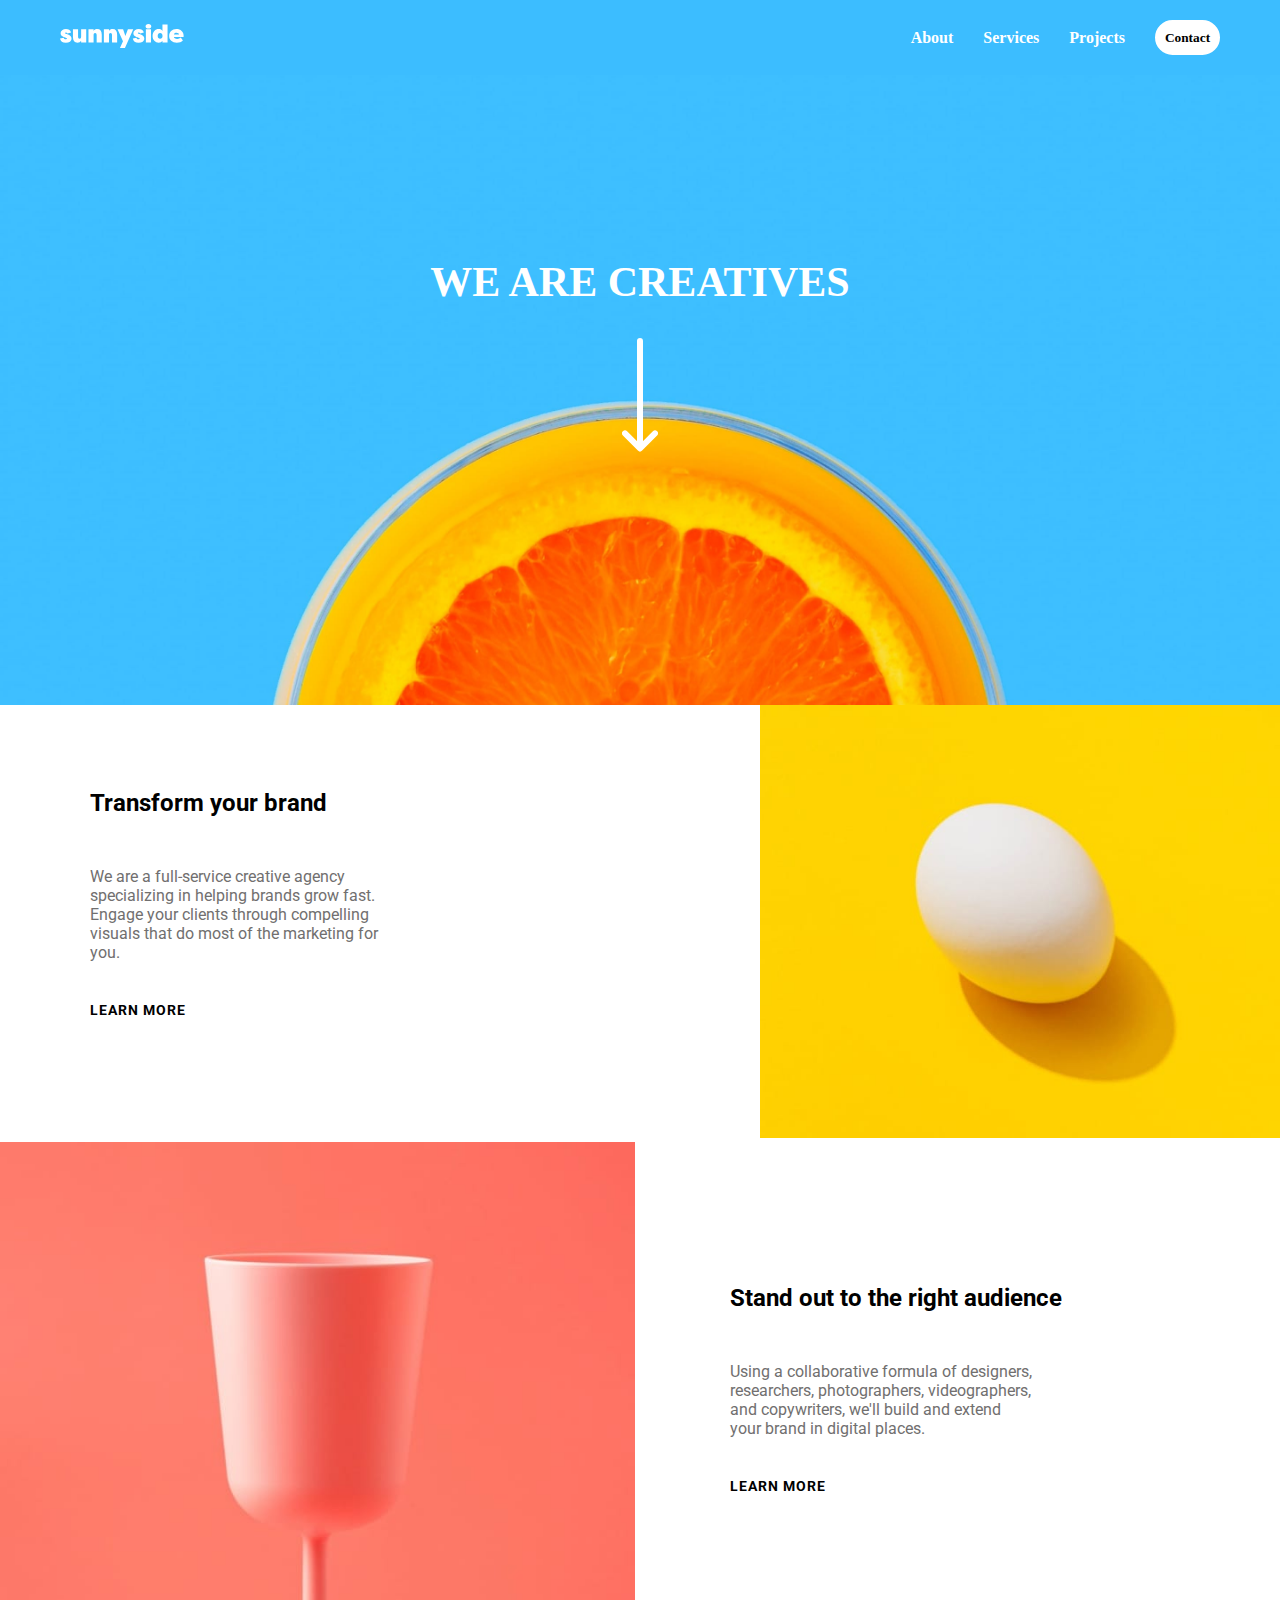
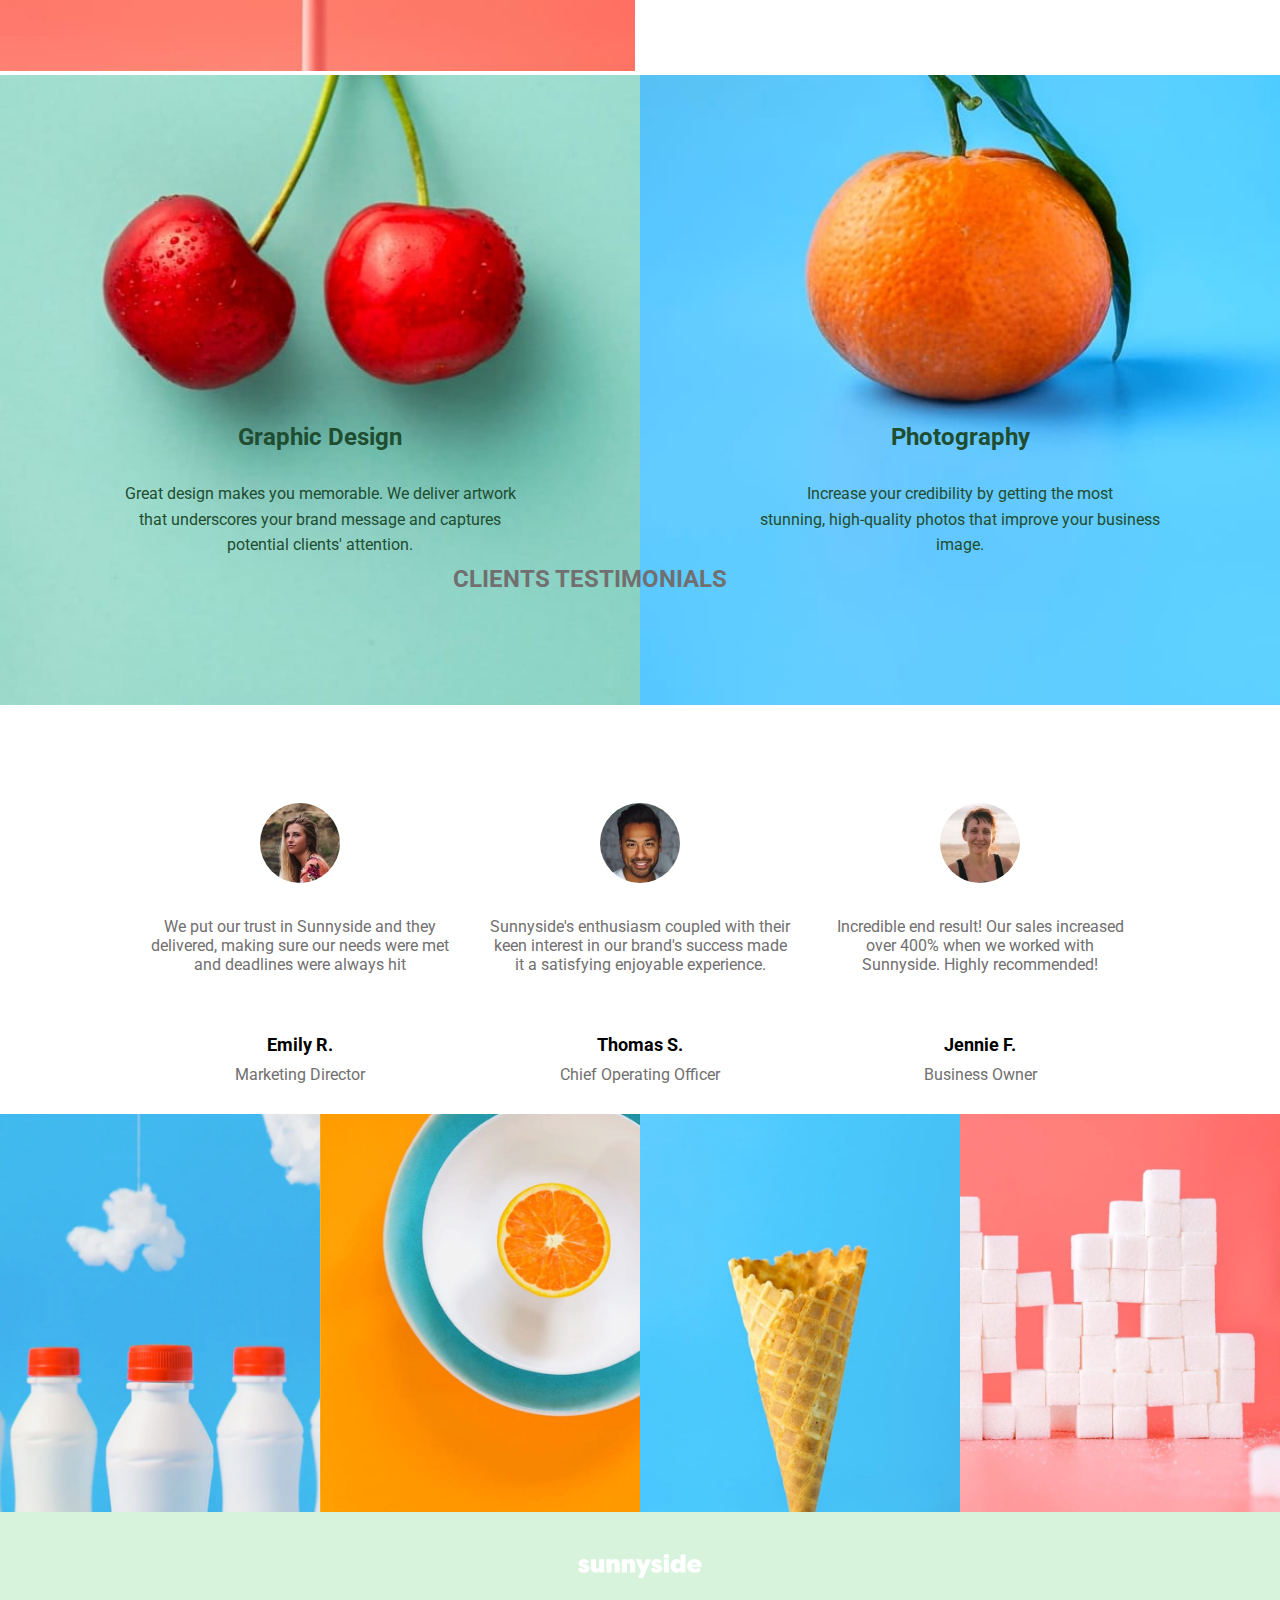
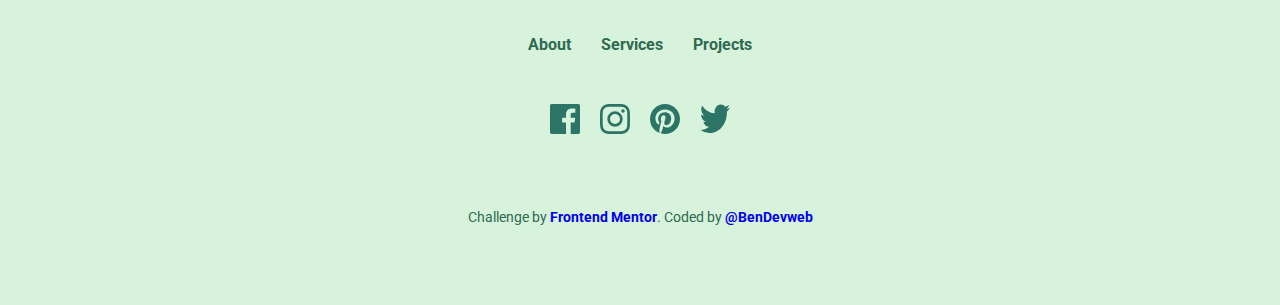
<file: index.html>
<!DOCTYPE html>
<html lang="fr">
<head>
    <meta charset="UTF-8">
    <meta name="viewport" content="width=device-width, initial-scale=1.0">
    <title>Sunny Side Agency - Agence Creative</title>
    <!-- Google Fonts -->
    <link href="https://fonts.googleapis.com/css2?family=Montserrat:wght@400;600&family=Roboto:wght@400;500&display=swap" rel="stylesheet">
    <link rel="stylesheet" href="assets/css/style.css">
    
</head>
<body>
    <header class="header">
    <nav class="navbar">
      <div class="nav-brand">
        <a href="#"><img src="assets/images/logo.svg" alt="Logo SunnySide"></a>
      </div>
      <div class="menu-toggle" onclick="document.querySelector('.navbar').classList.toggle('active')">
        <span></span>
        <span></span>
        <span></span>
      </div>
      <ul class="nav-menu">
        <li><a href="#">About</a></li>
        <li><a href="#">Services</a></li>
        <li><a href="#">Projects</a></li>
        <li class="contact-item">
          <button class="btn contact-btn">Contact</button>
        </li>
      </ul>
    </nav>
  </header>
<main>
    <section class="hero">
        <div class="hero-content">
            <h1>WE ARE CREATIVES</h1>
            
            <img class="down-arrow" src="assets/images/icon-arrow-down.svg" alt="">   
    </div>
    </section>

    <section class="aside-section fisrt">
    <div class="aside-content">
        <div class="text-block">
            <h2 class="aside-title">Transform your brand</h2>
            <p class="aside-description">
                We are a full-service creative agency<br>
                specializing in helping brands grow fast.<br>
                Engage your clients through compelling<br>
                visuals that do most of the marketing for<br>
                you.
            </p>
            <span class="span-more">LEARN MORE</span>
        </div>
        <div class="image-block first-img">
            <img src="assets/images/image-transform.jpg" alt="">
        </div>
    </div>
</section>

<section class="aside-section second">
    <div class="aside-content">
        <div class="image-block">
            <img src="assets/images/image-stand-out.jpg" alt="">
        </div>
        <div class="text-block first">
            <h2 class="aside-title">Stand out to the right audience</h2>
            <p class="aside-description">
                Using a collaborative formula of designers,<br>
                researchers, photographers, videographers,<br>
                and copywriters, we'll build and extend<br>
                your brand in digital places.
            </p>
            <span class="span-more">LEARN MORE</span>
        </div>
    </div>
</section>


<section class="side-section">
    <div class="side-content graphic">
        <h2 class="side-title">Graphic Design</h2>
        <p class="side-description">
            Great design makes you memorable. We deliver artwork that underscores your brand message and captures potential clients' attention.
        </p>
    </div>

    <div class="side-content photography">
        <h2 class="side-title">Photography</h2>
        <p class="side-description">
            Increase your credibility by getting the most <br>stunning, high-quality photos that improve your business image.
        </p>
    </div>
</section>

<section class="client-title">
    <h2 class="client-section-title">CLIENTS TESTIMONIALS</h2>
</section>

<section class="client-section">
    <div class="client-card first-card">
        <img src="assets/images/image-emily.jpg" alt="Image Emily">
        <div class="client-text">
            <p class="client-comment">We put our trust in Sunnyside and they 
            delivered, making sure our needs were met and deadlines were always hit</p>
            <h2 class="client-name">Emily R.</h2>
            <p class="short-description">Marketing Director</p>
        </div>
    </div>
    <div class="client-card">
        <img src="assets/images/image-thomas.jpg" alt="Image Thomas">
        <div class="client-text">
            <p class="client-comment">Sunnyside's enthusiasm coupled with their keen interest 
                in our brand's success made it a satisfying enjoyable experience.</p>
            <h2 class="client-name">Thomas S.</h2>
            <p class="short-description">Chief Operating Officer</p>
        </div>
    </div>
    <div class="client-card">
        <img src="assets/images/image-jennie.jpg" alt="Image Jennie">
        <div class="client-text">
            <p class="client-comment">Incredible end result! Our sales increased <br>
            over 400% when we worked with <br> Sunnyside. Highly recommended!</p>
            <h2 class="client-name">Jennie F.</h2>
            <p class="short-description">Business Owner</p>
        </div>
    </div>
</section>
    

<section class="images">
    <div class="images-content">
        <img src="assets/images/image-gallery-milkbottles.jpg" alt="">
        <img src="assets/images/image-gallery-orange.jpg" alt="">
        <img src="assets/images/image-gallery-cone.jpg" alt="">
        <img src="assets/images/image-gallery-sugar-cubes.jpg" alt="">
    </div>
</section>

</main>
<footer class="section-footer">
  <h2 class="footer-title"><img src="assets/images/logo.svg" alt=""></h2>
    <ul class="footer-links">
        <li class="links">About</li>
        <li class="links">Services</li>
        <li class="links">Projects</li>
    </ul>
  <div class="social-medias-images">
    <img src="assets/images/icon-facebook.svg" alt="Facebook">
    <img src="assets/images/icon-instagram.svg" alt="Instagram">
    <img src="assets/images/icon-pinterest.svg" alt="Pinterest">
    <img src="assets/images/icon-twitter.svg" alt="Twitter">
  </div>

  <p class="paragraph">
    Challenge by 
    <a href="https://www.frontendmentor.io" target="_blank">Frontend Mentor</a>. 
    Coded by 
    <a href="https://github.com/BenDevweb" target="_blank">@BenDevweb</a>
  </p>
</footer>
<!-- Le JQuery pour le responsive de la page-->
   
</body>
</html>
</file>
<file: assets/css/style.css>
.client-title {
  color: #716f6f;
  text-align: center;
  margin-bottom: 32px;
  width: 100%;
  display: block;
}
* {
  margin: 0;
  padding: 0;
  box-sizing: border-box;
}

body, html {
  font-family: 'Roboto', sans-serif;
  scroll-behavior: smooth;
}

.navbar {
  position: sticky;
  font-family: 'Lobster', cursive;
  top: 0;
  z-index: 999;
  background-color: #3cbdff; /* bleu clair */
  display: flex;
  justify-content: space-between;
  align-items: center;
  padding: 20px 60px;
}

.nav-brand a {
  text-decoration: none;
  font-size: 30px;
  font-weight: bold;
  color: white;
}

.menu-toggle {
      display: none;
      flex-direction: column;
      gap: 5px;
      cursor: pointer;
    }

    .menu-toggle span {
      width: 25px;
      height: 3px;
      background-color: white;
    }


.nav-menu {
  display: flex;
  list-style: none;
  gap: 30px;
  align-items: center;
}

.nav-menu a {
  text-decoration: none;
  color: white;
  font-weight: bold;
}
.btn {
  background-color: white;
  border: 2px solid white;
  width: 65px;
  height: 35px;
  border-radius: 30px;
  color: black;
  font-family: 'Lobster', cursive;
  font-weight: bold;
  cursor: pointer;
}

.contact-button {
  padding: 8px 16px;
  background-color: white;
  border-radius: 4px;
  font-weight: bold;
  transition: background-color 0.3s ease;
  cursor: pointer;
}


.hero {
  height: 100%;
  display: flex;
  align-items: center;
  font-family: 'Lobster', cursive;
}
.hero {
  height: 70vh;
  background-image: url("../images/image-header.jpg");
  background-size: cover;
  background-position: center;
  display: flex;
  align-items: center;
  justify-content: center;
  text-align: center;
  color: white;
}



.hero h1 {
  font-size: 42px;
  margin-bottom: 20px;
}

.hero p {
  font-size: 18px;
  margin-bottom: 30px;
  max-width: 600px;
}

.down-arrow {
  padding: 12px 24px;
  font-size: 16px;
  margin-bottom: 55px;
  border: none;
  border-radius: 5px;
  font-family: 'Lobster', cursive;
  font-weight: bold;
  transition: background-color 0.3s ease;
  cursor: pointer;
}


.aside-section {
    width: 100%;
    display: flex;
    justify-content: center;
    margin: 0 auto;
  
}

.aside-content {
    display: flex;
    width: 100%;
    height: 100%;
    justify-content: space-between;
    align-items: center;
    gap: 5px;
    flex-wrap: wrap;
}

.text-block, .image-block {
    flex: 1;
    max-width: 50%;
    height: auto;
   
}

.text-block {
    display: flex;
    flex-direction: column;
    justify-content: flex-start;
    align-items: start; 
    text-align: start;
    margin-bottom: 40px;
    padding-left: 90px;
}

.image-block img {
    width: 100%;
    height: auto;
  
}

.first-img {
  width: 550%;
  height: 100%;
  padding-left: 20px;

}

.aside-title {
    font-weight: bold;
    font-size: 24px;
    margin-bottom: 50px;
}

.aside-description {
  color: #716f6f;
}

.span-more {
    font-weight: bold;
    margin-top: 40px;
    text-transform: uppercase;
    font-size: 14px;
    letter-spacing: 1px;
    cursor: pointer;
}

.side-section {
    display: flex;
    width: 100%;
    height: 400px;
    flex-wrap: wrap;
}

.side-content {
    flex: 1;
    display: flex;
    flex-direction: column;
    justify-content: center;
    align-items: center;
    padding: 40px;
    color: rgb(31, 77, 49);
    text-align: center;
    background-size: cover;
    background-position: center;
}

.first-img {
  padding-left: 120px;
}


.graphic {
    background-image: url('../images/image-graphic-design.jpg');
    width: 100%;
    height: 70vh;
    
}

.photography {
    background-image: url('../images/image-photography.jpg');
    width: 100%;
    height: 70vh;
}

.side-title {
    font-size: 24px;
    font-weight: bold;
    margin-top: 200px;
}

.side-description {
    font-size: 16px;
    line-height: 1.6;
    max-width: 400px;
    margin-top: 30px;
}

.client-title {
    text-align: center;
    font-size: 16px;
    font-weight: bold;
    color: #716f6f;
    margin-top: 90px;
    height: 20%;
}

.client-section {
  display: flex;
  flex-direction: row;
  justify-content: center;
  align-items: flex-start;
  margin-top: 90px;
  padding:  20px;
  background-color: #ffffff;
  flex-wrap: nowrap;
  gap: 40px;
  width: 100%;
}

.client-card {
    width: 300px;
    text-align: center;
}

.client-card img {
    width: 80px;
    height: 80px;
    object-fit: cover;
    border-radius: 50%;
    margin-top: 100px;
    margin-bottom: 20px;
}

.client-text p {
    color: #716f6f;
    margin: 10px 0;
}

.client-name {
    font-weight: bold;
    font-size: 18px;
    margin-top: 60px;
    color: black;
}

.client-title {
  align-items: center;
  padding-right:  100px;
}

.text-center {
  text-align: center
}

.images-content {
  display: flex;
  justify-content: space-between;
}

.images-content img {
  width: 25%;
  height: auto;
  object-fit: cover;
}

.section-footer {
  background-color: #d8f3dc; /* vert pâle */
  text-align: center;
  padding: 40px 20px;
  color: #2d6a4f; /* vert foncé */
}

.footer-title {
  font-size: 28px;
  font-weight: bold;
  margin-bottom: 50px;
  color: #2d6a4f;
}

.footer-links {
  list-style: none;
  display: flex;
  justify-content: center;
  gap: 30px;
  margin-bottom: 50px;
  padding: 0;
}

.links {
  font-size: 16px;
  font-weight: bold;
  color: #2d6a4f;
  cursor: pointer;
  transition: color 0.3s;
}

.links:hover {
  color: #40916c; /* un vert un peu plus clair au hover */
}

.social-medias-images {
  display: flex;
  justify-content: center;
  gap: 20px;
  margin-bottom: 75px;
}

.social-medias-images img {
  width: 30px;
  height: 30px;
  cursor: pointer;
  transition: transform 0.3s ease;
}

.social-medias-images img:hover {
  transform: scale(1.1);
}

.paragraph {
  font-size: 14px;
  color: #2d6a4f;
  margin-bottom: 40px;
}

.paragraph a {
  
  font-weight: bold;
  text-decoration: none;
}
</file>
